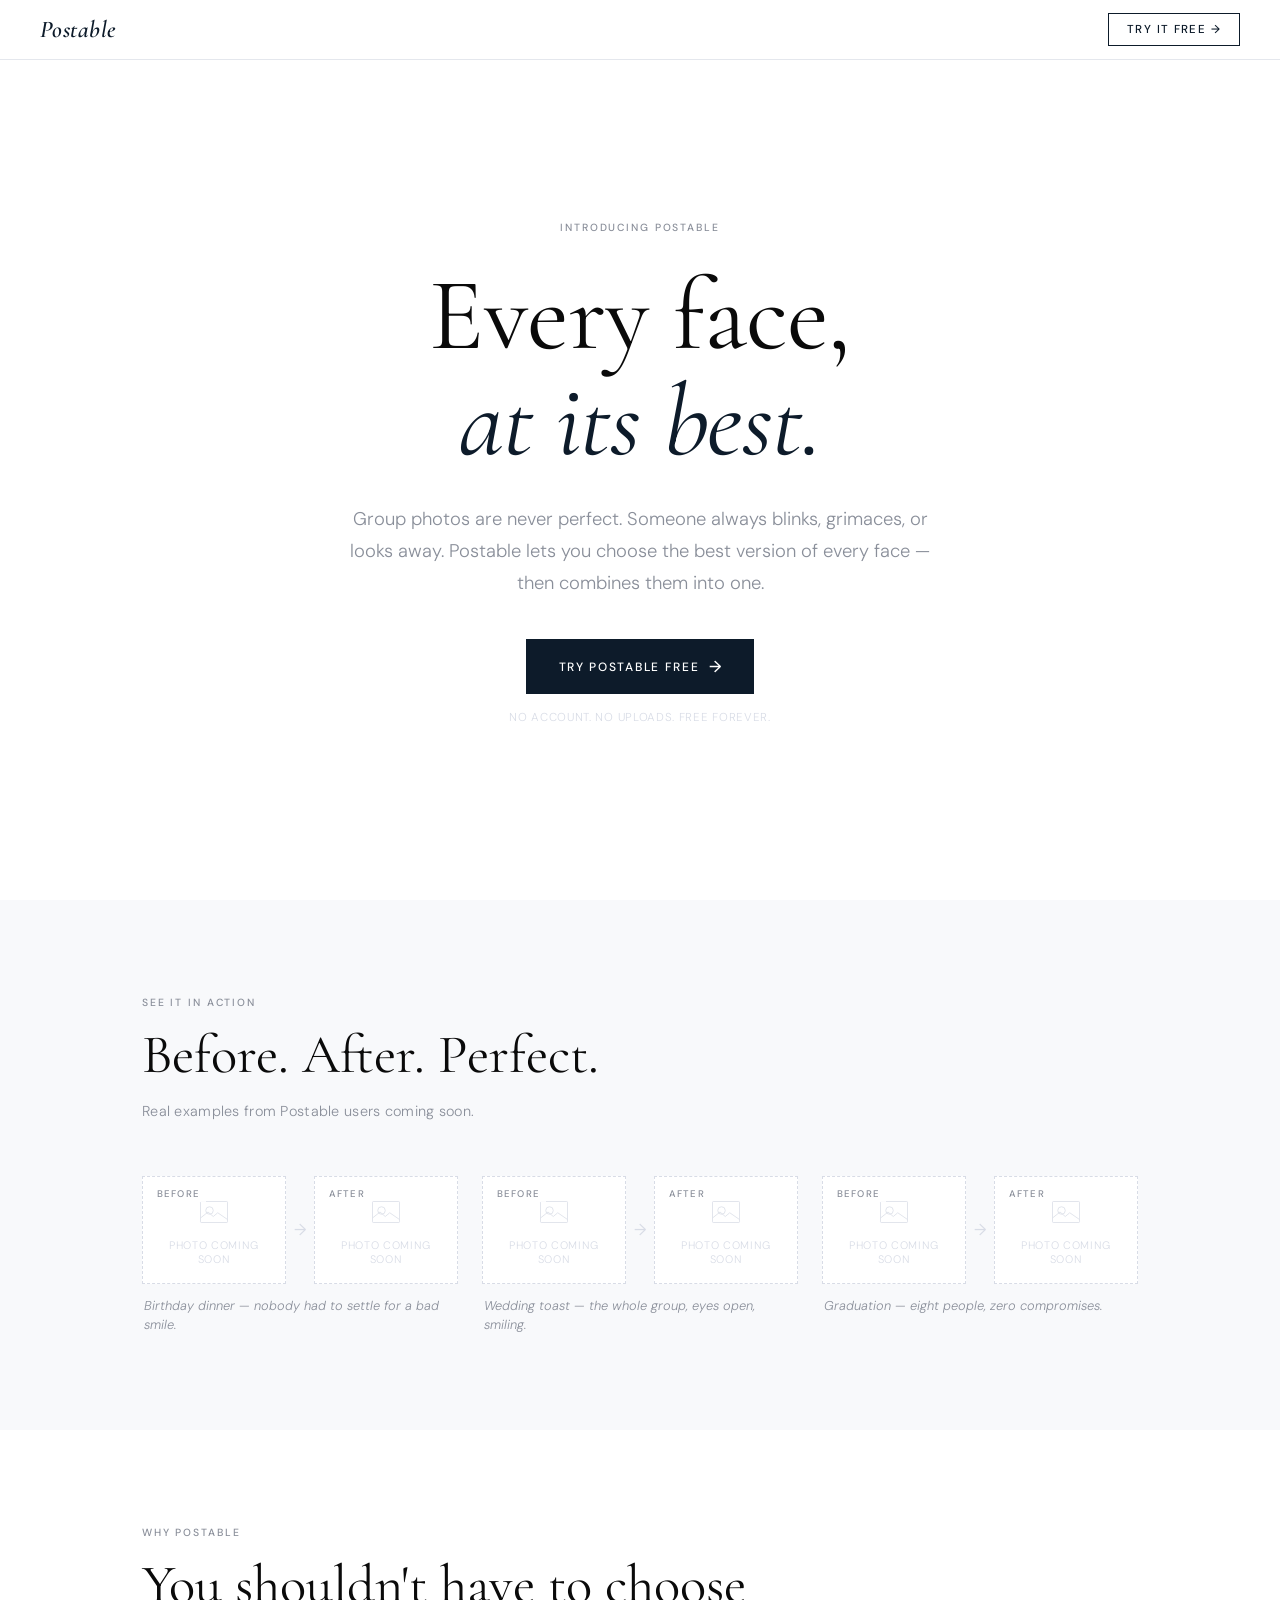
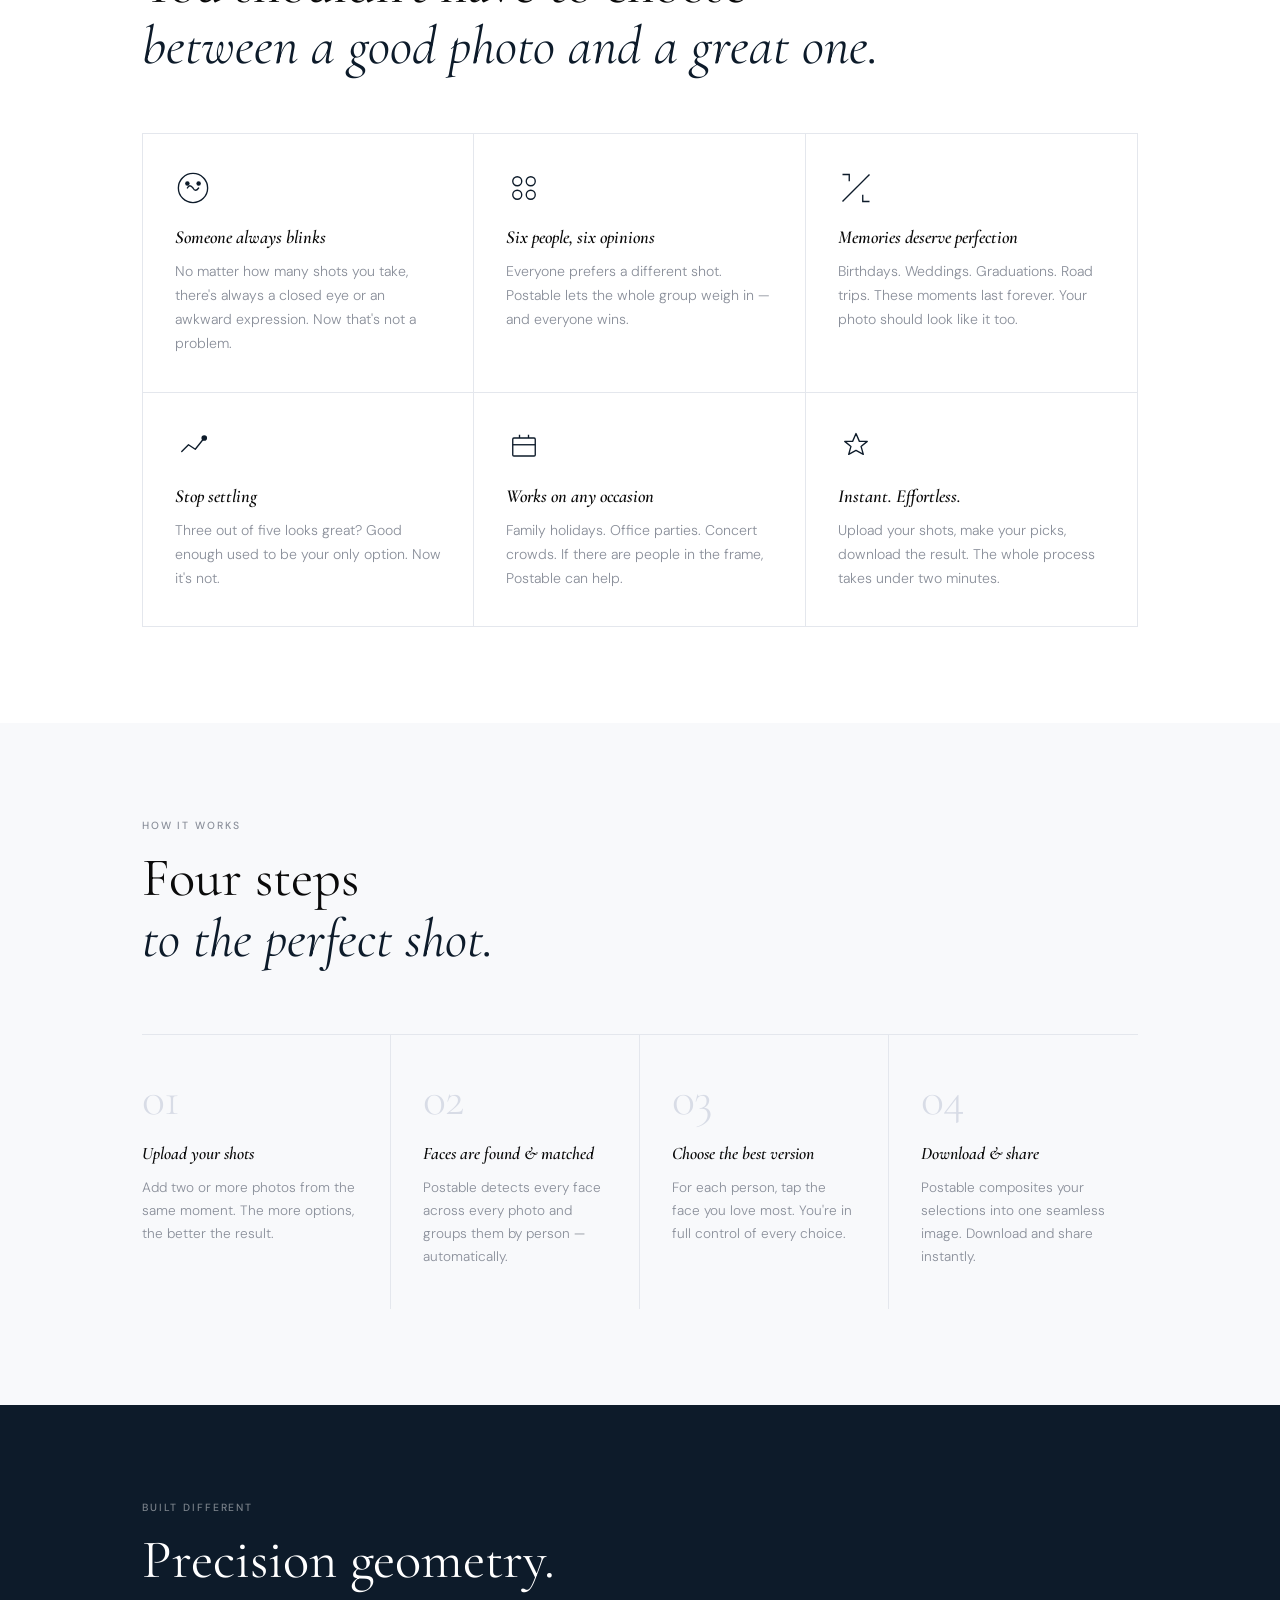
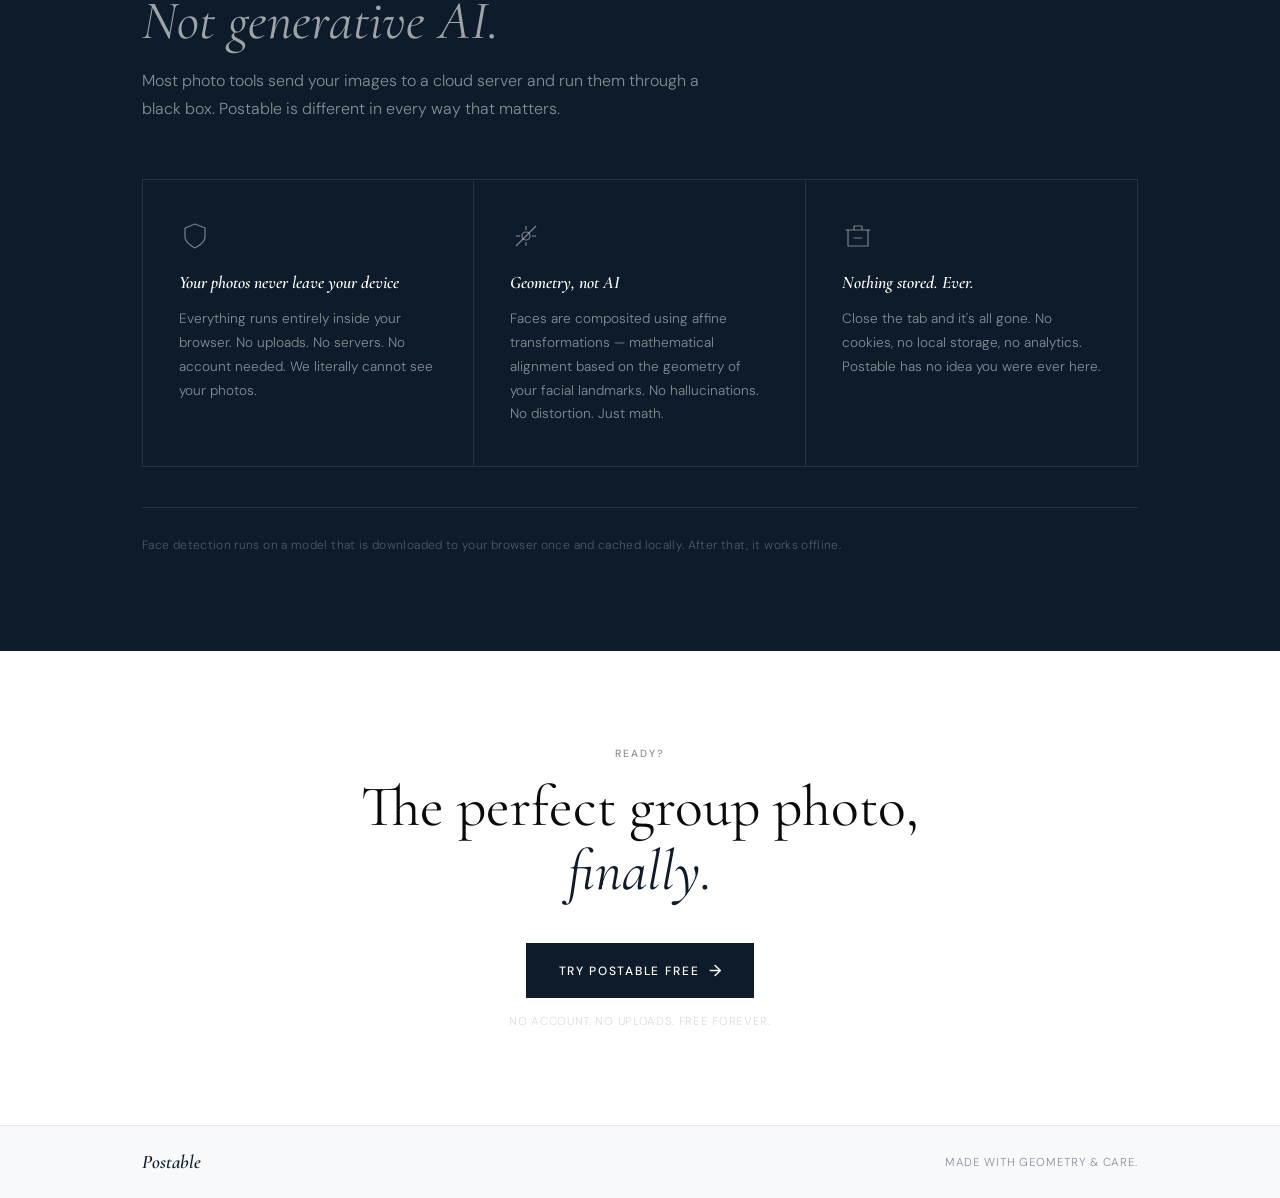
<file: index.html>
<!DOCTYPE html>
<html lang="en">
<head>
  <meta charset="UTF-8">
  <meta name="viewport" content="width=device-width, initial-scale=1.0">
  <meta name="theme-color" content="#0d1b2a">
  <meta name="description" content="Postable — pick the best face from every group photo and combine them into one perfect shot. Runs entirely in your browser. No uploads. No AI.">
  <title>Postable — Every face, at its best.</title>
  <link rel="preconnect" href="https://fonts.googleapis.com">
  <link rel="preconnect" href="https://fonts.gstatic.com" crossorigin>
  <link href="https://fonts.googleapis.com/css2?family=Cormorant+Garamond:ital,wght@0,300;0,400;0,600;1,300;1,400;1,600&family=DM+Sans:opsz,wght@9..40,300;9..40,400;9..40,500;9..40,600&display=swap" rel="stylesheet">
  <link rel="stylesheet" href="landing.css">
</head>
<body>

  <!-- ── Nav ── -->
  <nav class="nav">
    <a href="/" class="nav-logo">Postable</a>
    <a href="app.html" class="nav-cta">Try it free &rarr;</a>
  </nav>

  <!-- ── Hero ── -->
  <section class="hero">
    <div class="hero-inner">
      <p class="eyebrow">Introducing Postable</p>
      <h1 class="hero-h1">Every face,<br><em>at its best.</em></h1>
      <p class="hero-sub">
        Group photos are never perfect. Someone always blinks, grimaces, or looks away.
        Postable lets you choose the best version of every face —
        then combines them into one.
      </p>
      <a href="app.html" class="cta-btn">
        Try Postable free <span class="cta-arrow">&rarr;</span>
      </a>
      <p class="hero-note">No account. No uploads. Free forever.</p>
    </div>
  </section>

  <!-- ── Before / After ── -->
  <section class="section gallery-section">
    <div class="container">
      <p class="section-eyebrow">See it in action</p>
      <h2 class="section-h2">Before. After. Perfect.</h2>
      <p class="section-sub">Real examples from Postable users coming soon.</p>

      <div class="comparison-grid">

        <div class="comparison-card">
          <div class="comparison-pair">
            <div class="photo-slot before-slot">
              <span class="slot-label">Before</span>
              <div class="slot-inner">
                <svg viewBox="0 0 48 48" fill="none" stroke="currentColor" stroke-width="1">
                  <rect x="6" y="10" width="36" height="28" rx="1"/>
                  <circle cx="18" cy="22" r="5"/>
                  <path d="M6 32 l10-8 7 6 6-5 13 9"/>
                </svg>
                <p>Photo coming soon</p>
              </div>
            </div>
            <div class="comparison-arrow">&rarr;</div>
            <div class="photo-slot after-slot">
              <span class="slot-label">After</span>
              <div class="slot-inner">
                <svg viewBox="0 0 48 48" fill="none" stroke="currentColor" stroke-width="1">
                  <rect x="6" y="10" width="36" height="28" rx="1"/>
                  <circle cx="18" cy="22" r="5"/>
                  <path d="M6 32 l10-8 7 6 6-5 13 9"/>
                </svg>
                <p>Photo coming soon</p>
              </div>
            </div>
          </div>
          <p class="comparison-caption">Birthday dinner — nobody had to settle for a bad smile.</p>
        </div>

        <div class="comparison-card">
          <div class="comparison-pair">
            <div class="photo-slot before-slot">
              <span class="slot-label">Before</span>
              <div class="slot-inner">
                <svg viewBox="0 0 48 48" fill="none" stroke="currentColor" stroke-width="1">
                  <rect x="6" y="10" width="36" height="28" rx="1"/>
                  <circle cx="18" cy="22" r="5"/>
                  <path d="M6 32 l10-8 7 6 6-5 13 9"/>
                </svg>
                <p>Photo coming soon</p>
              </div>
            </div>
            <div class="comparison-arrow">&rarr;</div>
            <div class="photo-slot after-slot">
              <span class="slot-label">After</span>
              <div class="slot-inner">
                <svg viewBox="0 0 48 48" fill="none" stroke="currentColor" stroke-width="1">
                  <rect x="6" y="10" width="36" height="28" rx="1"/>
                  <circle cx="18" cy="22" r="5"/>
                  <path d="M6 32 l10-8 7 6 6-5 13 9"/>
                </svg>
                <p>Photo coming soon</p>
              </div>
            </div>
          </div>
          <p class="comparison-caption">Wedding toast — the whole group, eyes open, smiling.</p>
        </div>

        <div class="comparison-card">
          <div class="comparison-pair">
            <div class="photo-slot before-slot">
              <span class="slot-label">Before</span>
              <div class="slot-inner">
                <svg viewBox="0 0 48 48" fill="none" stroke="currentColor" stroke-width="1">
                  <rect x="6" y="10" width="36" height="28" rx="1"/>
                  <circle cx="18" cy="22" r="5"/>
                  <path d="M6 32 l10-8 7 6 6-5 13 9"/>
                </svg>
                <p>Photo coming soon</p>
              </div>
            </div>
            <div class="comparison-arrow">&rarr;</div>
            <div class="photo-slot after-slot">
              <span class="slot-label">After</span>
              <div class="slot-inner">
                <svg viewBox="0 0 48 48" fill="none" stroke="currentColor" stroke-width="1">
                  <rect x="6" y="10" width="36" height="28" rx="1"/>
                  <circle cx="18" cy="22" r="5"/>
                  <path d="M6 32 l10-8 7 6 6-5 13 9"/>
                </svg>
                <p>Photo coming soon</p>
              </div>
            </div>
          </div>
          <p class="comparison-caption">Graduation — eight people, zero compromises.</p>
        </div>

      </div>
    </div>
  </section>

  <!-- ── Why Postable ── -->
  <section class="section why-section">
    <div class="container">
      <p class="section-eyebrow">Why Postable</p>
      <h2 class="section-h2">You shouldn't have to choose<br><em>between a good photo and a great one.</em></h2>

      <div class="reasons-grid">

        <div class="reason-card">
          <div class="reason-icon">
            <svg viewBox="0 0 32 32" fill="none" stroke="currentColor" stroke-width="1.2">
              <circle cx="16" cy="16" r="13"/>
              <path d="M11 16 q2-4 5 0 q2 4 5 0" stroke-linecap="round"/>
              <circle cx="11" cy="12" r="2" fill="currentColor" stroke="none"/>
              <circle cx="21" cy="12" r="2" fill="currentColor" stroke="none"/>
            </svg>
          </div>
          <h3 class="reason-title">Someone always blinks</h3>
          <p class="reason-body">No matter how many shots you take, there's always a closed eye or an awkward expression. Now that's not a problem.</p>
        </div>

        <div class="reason-card">
          <div class="reason-icon">
            <svg viewBox="0 0 32 32" fill="none" stroke="currentColor" stroke-width="1.2">
              <circle cx="10" cy="10" r="4"/>
              <circle cx="22" cy="10" r="4"/>
              <circle cx="10" cy="22" r="4"/>
              <circle cx="22" cy="22" r="4"/>
            </svg>
          </div>
          <h3 class="reason-title">Six people, six opinions</h3>
          <p class="reason-body">Everyone prefers a different shot. Postable lets the whole group weigh in — and everyone wins.</p>
        </div>

        <div class="reason-card">
          <div class="reason-icon">
            <svg viewBox="0 0 32 32" fill="none" stroke="currentColor" stroke-width="1.2">
              <path d="M4 28 L28 4"/>
              <path d="M4 4 h6 v6"/>
              <path d="M28 28 h-6 v-6"/>
            </svg>
          </div>
          <h3 class="reason-title">Memories deserve perfection</h3>
          <p class="reason-body">Birthdays. Weddings. Graduations. Road trips. These moments last forever. Your photo should look like it too.</p>
        </div>

        <div class="reason-card">
          <div class="reason-icon">
            <svg viewBox="0 0 32 32" fill="none" stroke="currentColor" stroke-width="1.2">
              <polyline points="6,20 12,14 18,18 26,8" stroke-linecap="round" stroke-linejoin="round"/>
              <circle cx="26" cy="8" r="2.5" fill="currentColor" stroke="none"/>
            </svg>
          </div>
          <h3 class="reason-title">Stop settling</h3>
          <p class="reason-body">Three out of five looks great? Good enough used to be your only option. Now it's not.</p>
        </div>

        <div class="reason-card">
          <div class="reason-icon">
            <svg viewBox="0 0 32 32" fill="none" stroke="currentColor" stroke-width="1.2">
              <rect x="6" y="8" width="20" height="16" rx="1"/>
              <path d="M12 8 v-3 M20 8 v-3"/>
              <path d="M6 14 h20"/>
            </svg>
          </div>
          <h3 class="reason-title">Works on any occasion</h3>
          <p class="reason-body">Family holidays. Office parties. Concert crowds. If there are people in the frame, Postable can help.</p>
        </div>

        <div class="reason-card">
          <div class="reason-icon">
            <svg viewBox="0 0 32 32" fill="none" stroke="currentColor" stroke-width="1.2">
              <path d="M16 4 l3 7 h7 l-5.5 4.5 2 7L16 19l-6.5 3.5 2-7L6 11h7z" stroke-linejoin="round"/>
            </svg>
          </div>
          <h3 class="reason-title">Instant. Effortless.</h3>
          <p class="reason-body">Upload your shots, make your picks, download the result. The whole process takes under two minutes.</p>
        </div>

      </div>
    </div>
  </section>

  <!-- ── How it works ── -->
  <section class="section how-section">
    <div class="container">
      <p class="section-eyebrow">How it works</p>
      <h2 class="section-h2">Four steps<br><em>to the perfect shot.</em></h2>

      <div class="steps-grid">

        <div class="step">
          <span class="step-num">01</span>
          <div class="step-content">
            <h3 class="step-title">Upload your shots</h3>
            <p class="step-body">Add two or more photos from the same moment. The more options, the better the result.</p>
          </div>
        </div>

        <div class="step">
          <span class="step-num">02</span>
          <div class="step-content">
            <h3 class="step-title">Faces are found &amp; matched</h3>
            <p class="step-body">Postable detects every face across every photo and groups them by person — automatically.</p>
          </div>
        </div>

        <div class="step">
          <span class="step-num">03</span>
          <div class="step-content">
            <h3 class="step-title">Choose the best version</h3>
            <p class="step-body">For each person, tap the face you love most. You're in full control of every choice.</p>
          </div>
        </div>

        <div class="step">
          <span class="step-num">04</span>
          <div class="step-content">
            <h3 class="step-title">Download &amp; share</h3>
            <p class="step-body">Postable composites your selections into one seamless image. Download and share instantly.</p>
          </div>
        </div>

      </div>
    </div>
  </section>

  <!-- ── Trust / Tech ── -->
  <section class="section trust-section">
    <div class="container">
      <p class="section-eyebrow light">Built different</p>
      <h2 class="section-h2 light">Precision geometry.<br><em>Not generative AI.</em></h2>
      <p class="trust-intro">
        Most photo tools send your images to a cloud server and run them through a black box.
        Postable is different in every way that matters.
      </p>

      <div class="trust-grid">

        <div class="trust-card">
          <div class="trust-icon">
            <svg viewBox="0 0 32 32" fill="none" stroke="currentColor" stroke-width="1.2">
              <path d="M16 4 l10 4 v9 c0 6-10 11-10 11 S6 23 6 17 V8z" stroke-linejoin="round"/>
            </svg>
          </div>
          <h3 class="trust-title">Your photos never leave your device</h3>
          <p class="trust-body">Everything runs entirely inside your browser. No uploads. No servers. No account needed. We literally cannot see your photos.</p>
        </div>

        <div class="trust-card">
          <div class="trust-icon">
            <svg viewBox="0 0 32 32" fill="none" stroke="currentColor" stroke-width="1.2">
              <line x1="6" y1="26" x2="26" y2="6"/>
              <line x1="16" y1="6" x2="16" y2="10"/>
              <line x1="6" y1="16" x2="10" y2="16"/>
              <line x1="22" y1="16" x2="26" y2="16"/>
              <line x1="16" y1="22" x2="16" y2="26"/>
              <circle cx="16" cy="16" r="4"/>
            </svg>
          </div>
          <h3 class="trust-title">Geometry, not AI</h3>
          <p class="trust-body">Faces are composited using affine transformations — mathematical alignment based on the geometry of your facial landmarks. No hallucinations. No distortion. Just math.</p>
        </div>

        <div class="trust-card">
          <div class="trust-icon">
            <svg viewBox="0 0 32 32" fill="none" stroke="currentColor" stroke-width="1.2">
              <polyline points="6,10 6,26 26,26 26,10" stroke-linecap="round" stroke-linejoin="round"/>
              <path d="M4 10 h24 M12 10 V6 h8 v4" stroke-linecap="round" stroke-linejoin="round"/>
              <line x1="12" y1="18" x2="20" y2="18" stroke-linecap="round"/>
            </svg>
          </div>
          <h3 class="trust-title">Nothing stored. Ever.</h3>
          <p class="trust-body">Close the tab and it's all gone. No cookies, no local storage, no analytics. Postable has no idea you were ever here.</p>
        </div>

      </div>

      <div class="trust-footnote">
        <p>Face detection runs on a model that is downloaded to your browser once and cached locally. After that, it works offline.</p>
      </div>
    </div>
  </section>

  <!-- ── Footer CTA ── -->
  <section class="section footer-cta-section">
    <div class="container footer-cta-inner">
      <p class="section-eyebrow">Ready?</p>
      <h2 class="footer-cta-h2">The perfect group photo,<br><em>finally.</em></h2>
      <a href="app.html" class="cta-btn">
        Try Postable free <span class="cta-arrow">&rarr;</span>
      </a>
      <p class="hero-note">No account. No uploads. Free forever.</p>
    </div>
  </section>

  <!-- ── Footer ── -->
  <footer class="footer">
    <div class="container footer-row">
      <span class="footer-logo">Postable</span>
      <span class="footer-copy">Made with geometry &amp; care.</span>
    </div>
  </footer>

</body>
</html>
</file>
<file: landing.css>
/* ── Reset ── */
*, *::before, *::after { box-sizing: border-box; margin: 0; padding: 0; }

/* ── Tokens ── */
:root {
  --navy:      #0d1b2a;
  --navy-mid:  #1e3a5f;
  --navy-tint: #eef1f7;
  --white:     #ffffff;
  --off-white: #f8f9fb;
  --black:     #0a0a0a;
  --gray:      #8a8f9a;
  --gray-lt:   #d8dce6;
  --border:    #e4e7ed;
  --serif:     'Cormorant Garamond', Georgia, 'Times New Roman', serif;
  --sans:      'DM Sans', -apple-system, BlinkMacSystemFont, sans-serif;
}

html {
  scroll-behavior: smooth;
  font-size: 16px;
}
body {
  font-family: var(--sans);
  font-weight: 400;
  color: var(--black);
  background: var(--white);
  -webkit-font-smoothing: antialiased;
  overflow-x: hidden;
}

/* ── Container ── */
.container {
  width: 100%;
  max-width: 1060px;
  margin: 0 auto;
  padding: 0 32px;
}

/* ── Section base ── */
.section { padding: 96px 0; }


/* ════════════════════════════════
   Nav
════════════════════════════════ */

.nav {
  position: fixed;
  top: 0; left: 0; right: 0;
  z-index: 100;
  display: flex;
  align-items: center;
  justify-content: space-between;
  padding: 0 40px;
  height: 60px;
  background: rgba(255,255,255,0.92);
  backdrop-filter: blur(12px);
  -webkit-backdrop-filter: blur(12px);
  border-bottom: 1px solid var(--border);
}

.nav-logo {
  font-family: var(--serif);
  font-style: italic;
  font-weight: 600;
  font-size: 1.5rem;
  color: var(--navy);
  text-decoration: none;
  letter-spacing: 0.02em;
}

.nav-cta {
  font-family: var(--sans);
  font-size: 0.72rem;
  font-weight: 500;
  letter-spacing: 0.12em;
  text-transform: uppercase;
  color: var(--navy);
  text-decoration: none;
  border: 1px solid var(--navy);
  padding: 8px 18px;
  transition: background 0.18s, color 0.18s;
}
.nav-cta:hover {
  background: var(--navy);
  color: var(--white);
}


/* ════════════════════════════════
   Hero
════════════════════════════════ */

.hero {
  min-height: 100vh;
  display: flex;
  align-items: center;
  justify-content: center;
  text-align: center;
  padding: 120px 32px 80px;
  background: var(--white);
}

.hero-inner { max-width: 760px; }

.eyebrow {
  display: inline-block;
  font-size: 0.65rem;
  font-weight: 500;
  letter-spacing: 0.18em;
  text-transform: uppercase;
  color: var(--gray);
  margin-bottom: 28px;
}

.hero-h1 {
  font-family: var(--serif);
  font-style: normal;
  font-weight: 400;
  font-size: clamp(3.2rem, 8vw, 6.4rem);
  line-height: 1.04;
  letter-spacing: -0.5px;
  color: var(--black);
  margin-bottom: 28px;
}
.hero-h1 em {
  font-style: italic;
  color: var(--navy);
}

.hero-sub {
  font-size: clamp(1rem, 2vw, 1.15rem);
  font-weight: 300;
  line-height: 1.75;
  color: var(--gray);
  max-width: 580px;
  margin: 0 auto 40px;
}

.cta-btn {
  display: inline-flex;
  align-items: center;
  gap: 10px;
  background: var(--navy);
  color: var(--white);
  text-decoration: none;
  font-family: var(--sans);
  font-size: 0.75rem;
  font-weight: 500;
  letter-spacing: 0.14em;
  text-transform: uppercase;
  padding: 16px 32px;
  border: 1px solid var(--navy);
  transition: background 0.18s, color 0.18s;
}
.cta-btn:hover {
  background: var(--navy-mid);
  border-color: var(--navy-mid);
}
.cta-arrow { font-size: 1rem; letter-spacing: 0; font-style: normal; }

.hero-note {
  margin-top: 16px;
  font-size: 0.72rem;
  font-weight: 300;
  letter-spacing: 0.06em;
  color: var(--gray-lt);
  text-transform: uppercase;
}


/* ════════════════════════════════
   Section typography
════════════════════════════════ */

.section-eyebrow {
  display: block;
  font-size: 0.65rem;
  font-weight: 500;
  letter-spacing: 0.18em;
  text-transform: uppercase;
  color: var(--gray);
  margin-bottom: 16px;
}
.section-eyebrow.light { color: rgba(255,255,255,0.45); }

.section-h2 {
  font-family: var(--serif);
  font-weight: 400;
  font-size: clamp(2rem, 4.5vw, 3.4rem);
  line-height: 1.12;
  color: var(--black);
  margin-bottom: 16px;
}
.section-h2 em { font-style: italic; color: var(--navy); }
.section-h2.light { color: var(--white); }
.section-h2.light em { color: rgba(255,255,255,0.6); }

.section-sub {
  font-size: 0.9rem;
  font-weight: 300;
  color: var(--gray);
  margin-bottom: 56px;
  letter-spacing: 0.02em;
}


/* ════════════════════════════════
   Gallery / Before–After
════════════════════════════════ */

.gallery-section { background: var(--off-white); }

.comparison-grid {
  display: grid;
  grid-template-columns: repeat(3, 1fr);
  gap: 24px;
  margin-top: 48px;
}

.comparison-card {
  display: flex;
  flex-direction: column;
  gap: 12px;
}

.comparison-pair {
  display: flex;
  align-items: center;
  gap: 8px;
}

.photo-slot {
  position: relative;
  flex: 1;
  aspect-ratio: 4/3;
  border: 1px dashed var(--gray-lt);
  display: flex;
  align-items: center;
  justify-content: center;
  background: var(--white);
  overflow: hidden;
}
.photo-slot img {
  position: absolute;
  inset: 0;
  width: 100%;
  height: 100%;
  object-fit: cover;
  display: block;
}
.slot-label {
  position: absolute;
  top: 8px; left: 8px;
  font-size: 0.6rem;
  font-weight: 500;
  letter-spacing: 0.12em;
  text-transform: uppercase;
  color: var(--gray);
  background: rgba(255,255,255,0.9);
  padding: 2px 6px;
  z-index: 1;
}
.slot-inner {
  display: flex;
  flex-direction: column;
  align-items: center;
  gap: 8px;
  padding: 16px;
  text-align: center;
}
.slot-inner svg {
  width: 36px;
  height: 36px;
  color: var(--gray-lt);
}
.slot-inner p {
  font-size: 0.68rem;
  font-weight: 300;
  letter-spacing: 0.06em;
  text-transform: uppercase;
  color: var(--gray-lt);
}
/* Hide placeholder content when slot has a real image */
.photo-slot:has(img) .slot-inner,
.photo-slot:has(img) .slot-label { display: none; }

.comparison-arrow {
  font-size: 1rem;
  color: var(--gray-lt);
  flex-shrink: 0;
  line-height: 1;
}

.comparison-caption {
  font-size: 0.8rem;
  font-weight: 300;
  font-style: italic;
  color: var(--gray);
  line-height: 1.5;
  padding: 0 2px;
}


/* ════════════════════════════════
   Why Postable
════════════════════════════════ */

.why-section { background: var(--white); }
.why-section .section-h2 { margin-bottom: 56px; }

.reasons-grid {
  display: grid;
  grid-template-columns: repeat(3, 1fr);
  gap: 0;
  border: 1px solid var(--border);
}

.reason-card {
  padding: 36px 32px;
  border-right: 1px solid var(--border);
  border-bottom: 1px solid var(--border);
}
.reason-card:nth-child(3n) { border-right: none; }
.reason-card:nth-last-child(-n+3) { border-bottom: none; }

.reason-icon {
  width: 36px; height: 36px;
  margin-bottom: 20px;
  color: var(--navy);
}
.reason-icon svg { width: 100%; height: 100%; }

.reason-title {
  font-family: var(--serif);
  font-style: italic;
  font-weight: 600;
  font-size: 1.15rem;
  color: var(--black);
  margin-bottom: 10px;
  line-height: 1.3;
}

.reason-body {
  font-size: 0.88rem;
  font-weight: 300;
  color: var(--gray);
  line-height: 1.7;
}


/* ════════════════════════════════
   How it works
════════════════════════════════ */

.how-section { background: var(--off-white); }
.how-section .section-h2 { margin-bottom: 64px; }

.steps-grid {
  display: grid;
  grid-template-columns: repeat(4, 1fr);
  gap: 0;
  border-top: 1px solid var(--border);
}

.step {
  padding: 40px 32px 40px 0;
  border-right: 1px solid var(--border);
}
.step:last-child { border-right: none; padding-right: 0; }
.step:first-child { padding-left: 0; }
.step + .step { padding-left: 32px; }

.step-num {
  display: block;
  font-family: var(--serif);
  font-weight: 300;
  font-size: 3rem;
  color: var(--gray-lt);
  line-height: 1;
  margin-bottom: 20px;
  letter-spacing: -1px;
}

.step-title {
  font-family: var(--serif);
  font-style: italic;
  font-weight: 600;
  font-size: 1.1rem;
  color: var(--black);
  margin-bottom: 10px;
  line-height: 1.3;
}

.step-body {
  font-size: 0.85rem;
  font-weight: 300;
  color: var(--gray);
  line-height: 1.7;
}


/* ════════════════════════════════
   Trust / Tech — dark section
════════════════════════════════ */

.trust-section {
  background: var(--navy);
}

.trust-intro {
  font-size: 1rem;
  font-weight: 300;
  line-height: 1.75;
  color: rgba(255,255,255,0.5);
  max-width: 560px;
  margin-bottom: 56px;
}

.trust-grid {
  display: grid;
  grid-template-columns: repeat(3, 1fr);
  gap: 0;
  border: 1px solid rgba(255,255,255,0.1);
}

.trust-card {
  padding: 40px 36px;
  border-right: 1px solid rgba(255,255,255,0.1);
}
.trust-card:last-child { border-right: none; }

.trust-icon {
  width: 32px; height: 32px;
  margin-bottom: 20px;
  color: rgba(255,255,255,0.45);
}
.trust-icon svg { width: 100%; height: 100%; }

.trust-title {
  font-family: var(--serif);
  font-style: italic;
  font-weight: 600;
  font-size: 1.1rem;
  color: var(--white);
  margin-bottom: 12px;
  line-height: 1.3;
}

.trust-body {
  font-size: 0.85rem;
  font-weight: 300;
  color: rgba(255,255,255,0.5);
  line-height: 1.75;
}

.trust-footnote {
  margin-top: 40px;
  padding-top: 28px;
  border-top: 1px solid rgba(255,255,255,0.1);
}
.trust-footnote p {
  font-size: 0.75rem;
  font-weight: 300;
  letter-spacing: 0.03em;
  color: rgba(255,255,255,0.28);
  line-height: 1.6;
}


/* ════════════════════════════════
   Footer CTA
════════════════════════════════ */

.footer-cta-section { background: var(--white); text-align: center; }

.footer-cta-inner { display: flex; flex-direction: column; align-items: center; }

.footer-cta-h2 {
  font-family: var(--serif);
  font-weight: 400;
  font-size: clamp(2rem, 4.5vw, 3.6rem);
  line-height: 1.1;
  color: var(--black);
  margin-bottom: 40px;
}
.footer-cta-h2 em { font-style: italic; color: var(--navy); }


/* ════════════════════════════════
   Footer
════════════════════════════════ */

.footer {
  background: var(--off-white);
  border-top: 1px solid var(--border);
  padding: 24px 0;
}
.footer-row {
  display: flex;
  align-items: center;
  justify-content: space-between;
}
.footer-logo {
  font-family: var(--serif);
  font-style: italic;
  font-weight: 600;
  font-size: 1.2rem;
  color: var(--navy);
}
.footer-copy {
  font-size: 0.72rem;
  font-weight: 300;
  letter-spacing: 0.06em;
  color: var(--gray);
  text-transform: uppercase;
}


/* ════════════════════════════════
   Mobile responsive
════════════════════════════════ */

@media (max-width: 900px) {
  .comparison-grid { grid-template-columns: 1fr; }
  .reasons-grid {
    grid-template-columns: repeat(2, 1fr);
  }
  .reason-card:nth-child(3n) { border-right: 1px solid var(--border); }
  .reason-card:nth-child(2n) { border-right: none; }
  .reason-card:nth-last-child(-n+2) { border-bottom: none; }
  .reason-card:nth-last-child(3) { border-bottom: 1px solid var(--border); }

  .steps-grid {
    grid-template-columns: repeat(2, 1fr);
    border-bottom: 1px solid var(--border);
  }
  .step { border-bottom: 1px solid var(--border); }
  .step:nth-child(2n) { border-right: none; }
  .step:last-child { border-bottom: none; }

  .trust-grid { grid-template-columns: 1fr; }
  .trust-card { border-right: none; border-bottom: 1px solid rgba(255,255,255,0.1); }
  .trust-card:last-child { border-bottom: none; }
}

@media (max-width: 600px) {
  .container { padding: 0 20px; }
  .section { padding: 64px 0; }
  .nav { padding: 0 20px; }

  .hero { padding: 100px 20px 64px; }

  .reasons-grid { grid-template-columns: 1fr; }
  .reason-card { border-right: none; border-bottom: 1px solid var(--border); }
  .reason-card:last-child { border-bottom: none; }
  .reason-card:nth-child(3n) { border-right: none; }
  .reason-card:nth-child(2n) { border-right: none; }

  .steps-grid { grid-template-columns: 1fr; }
  .step { padding: 28px 0; border-right: none; }
  .step + .step { padding-left: 0; }
  .step:last-child { border-bottom: none; }

  .footer-row { flex-direction: column; gap: 8px; text-align: center; }
}
</file>
